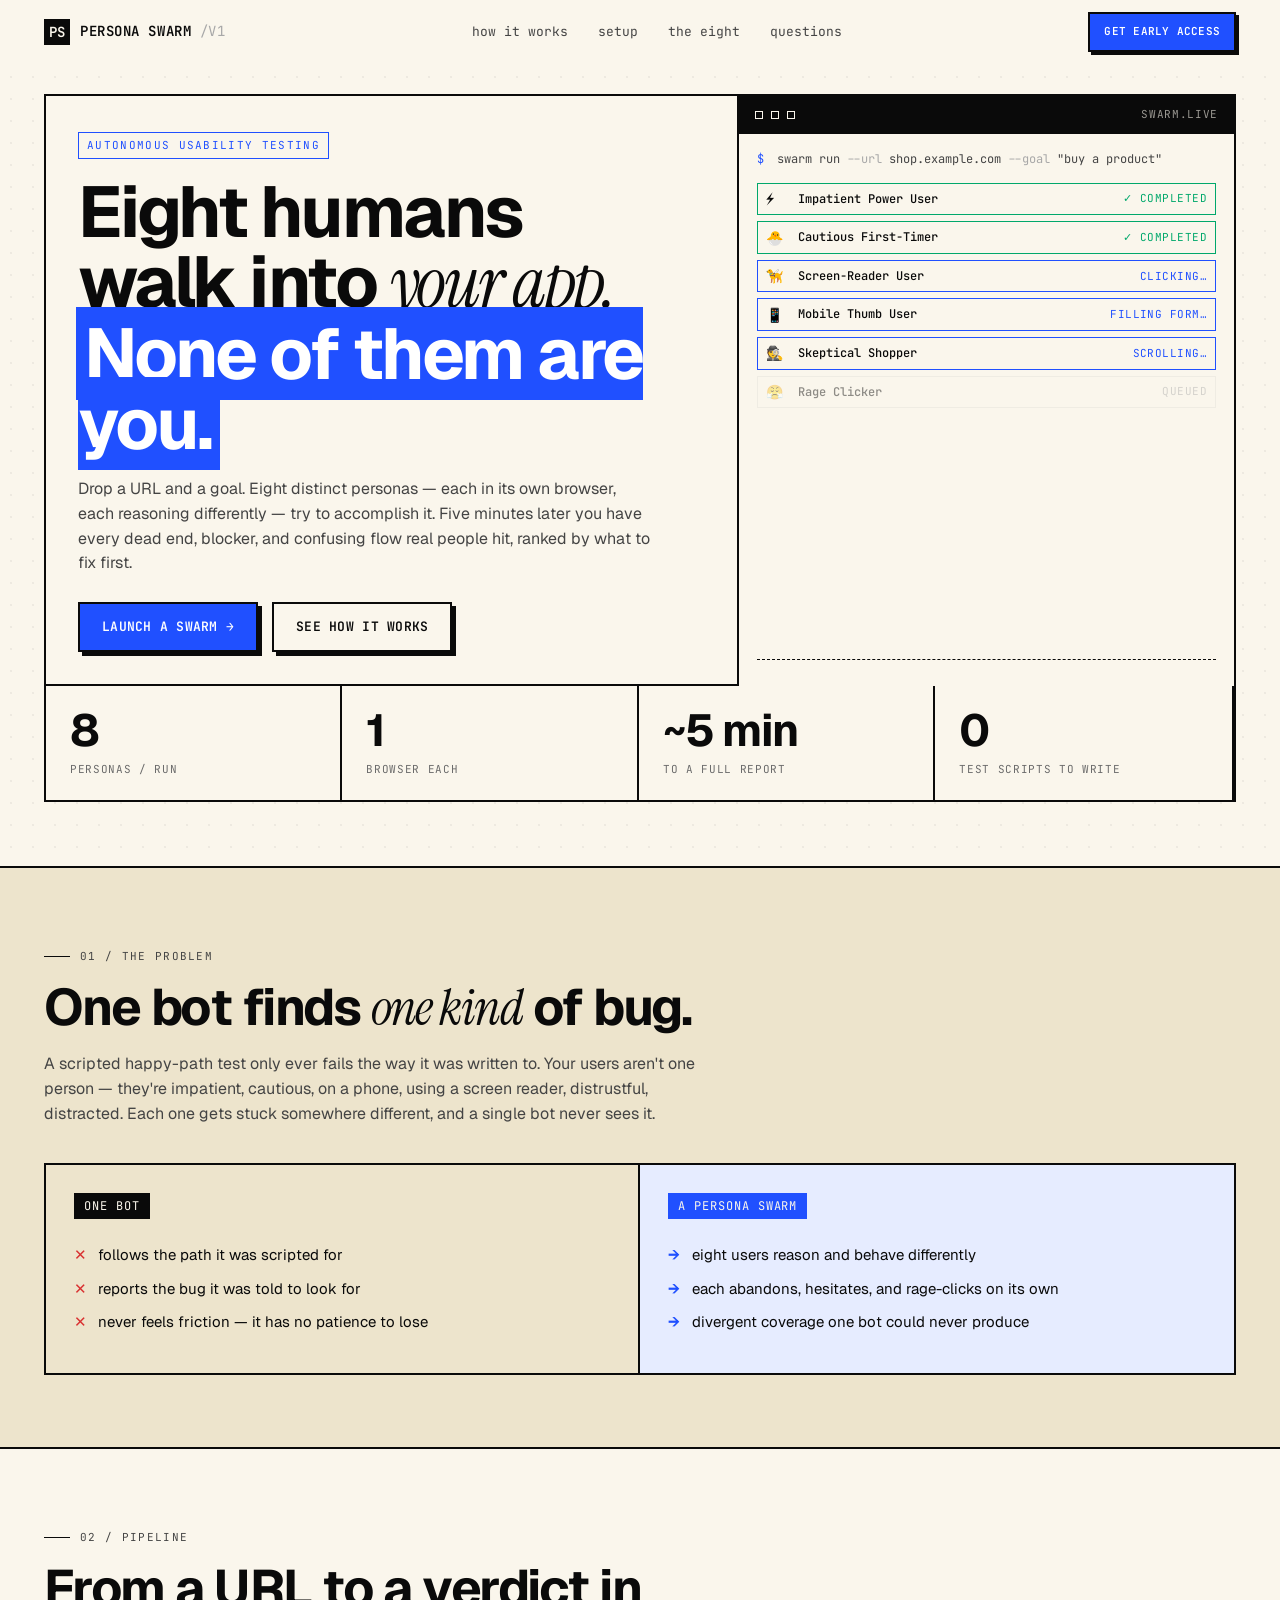
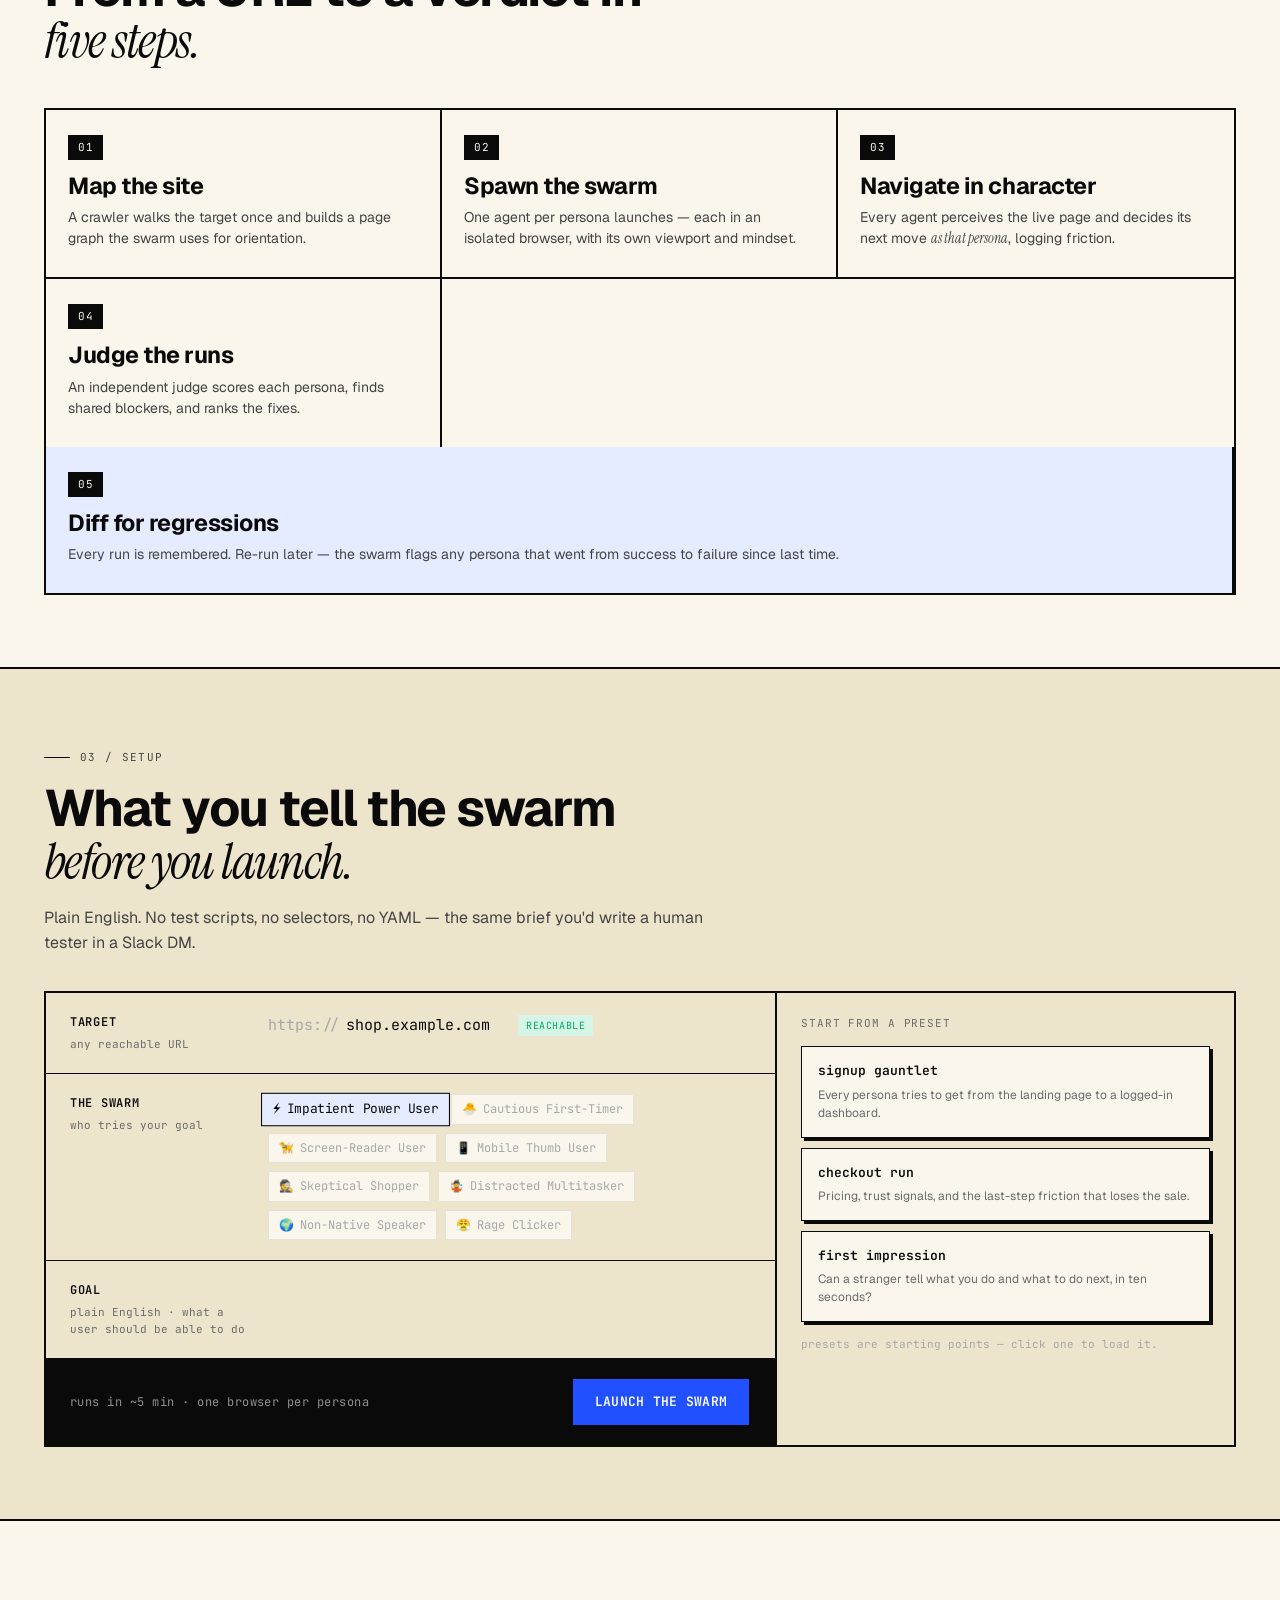
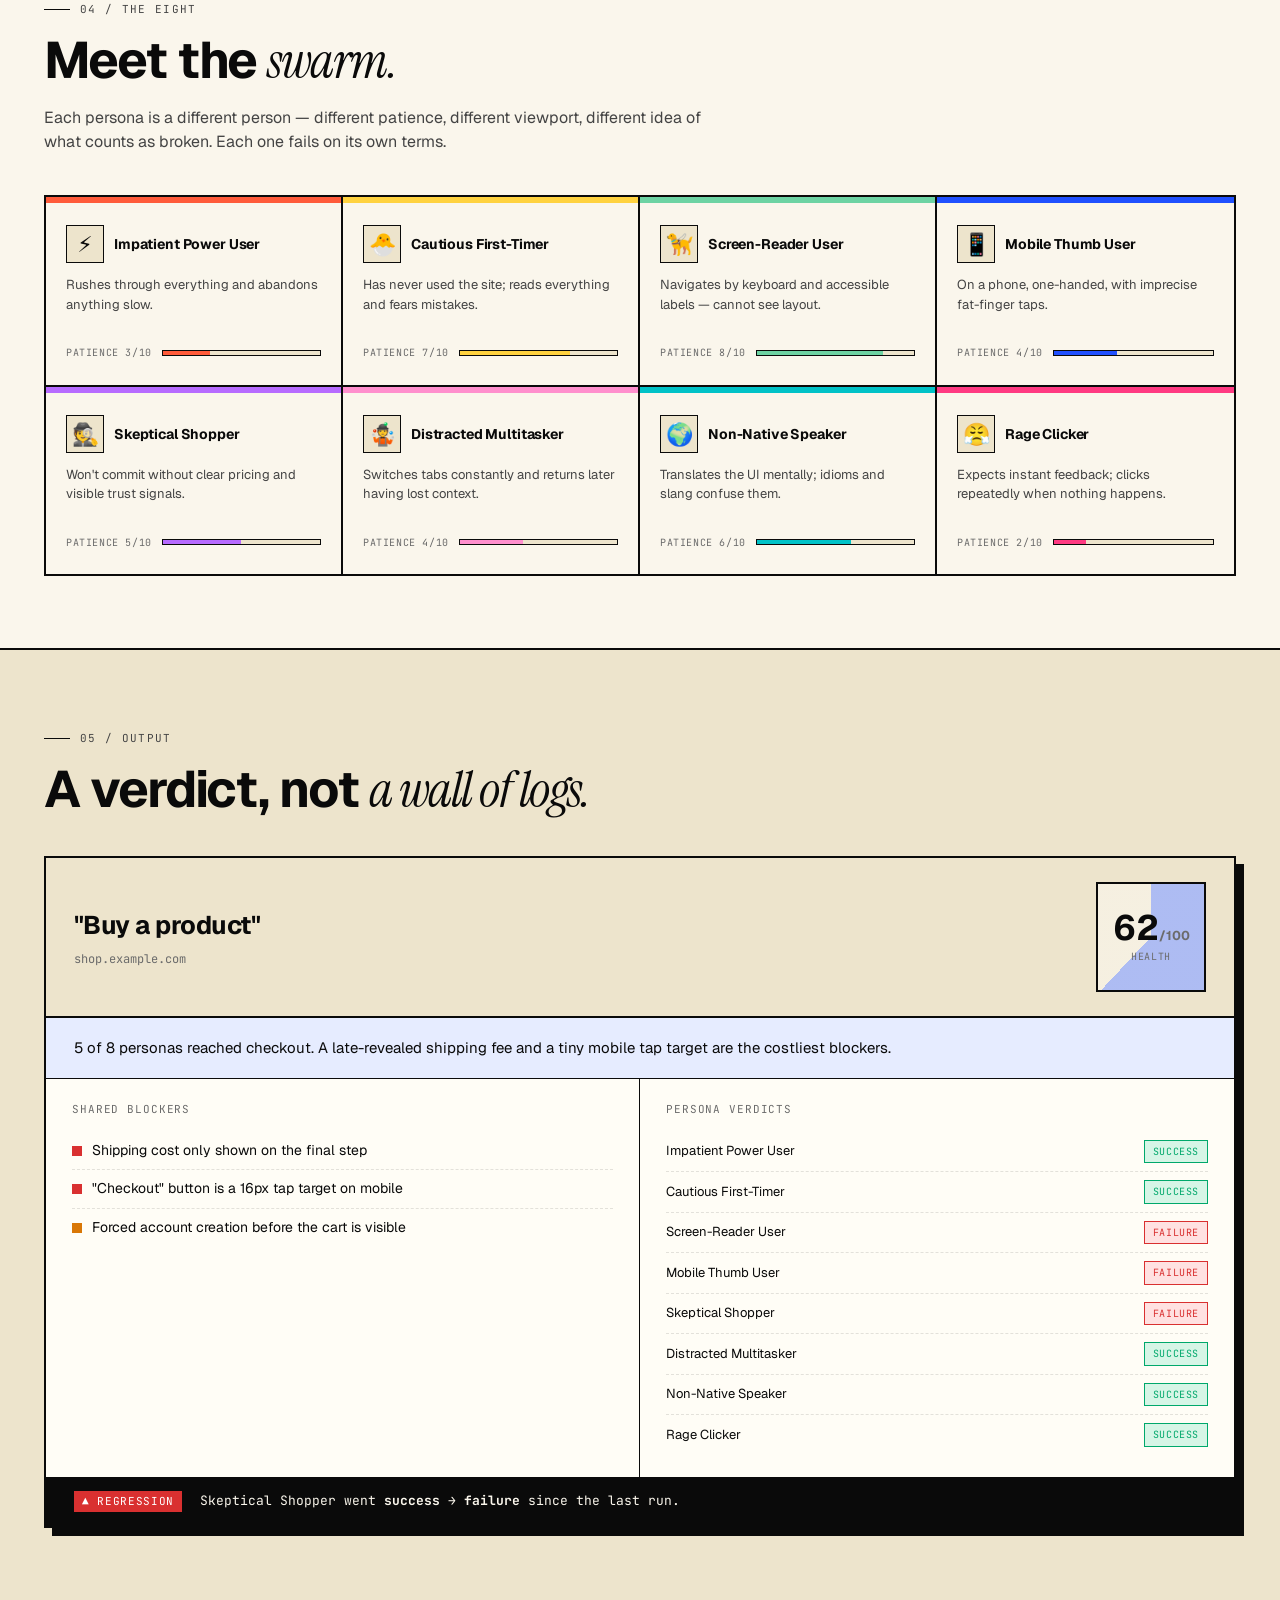
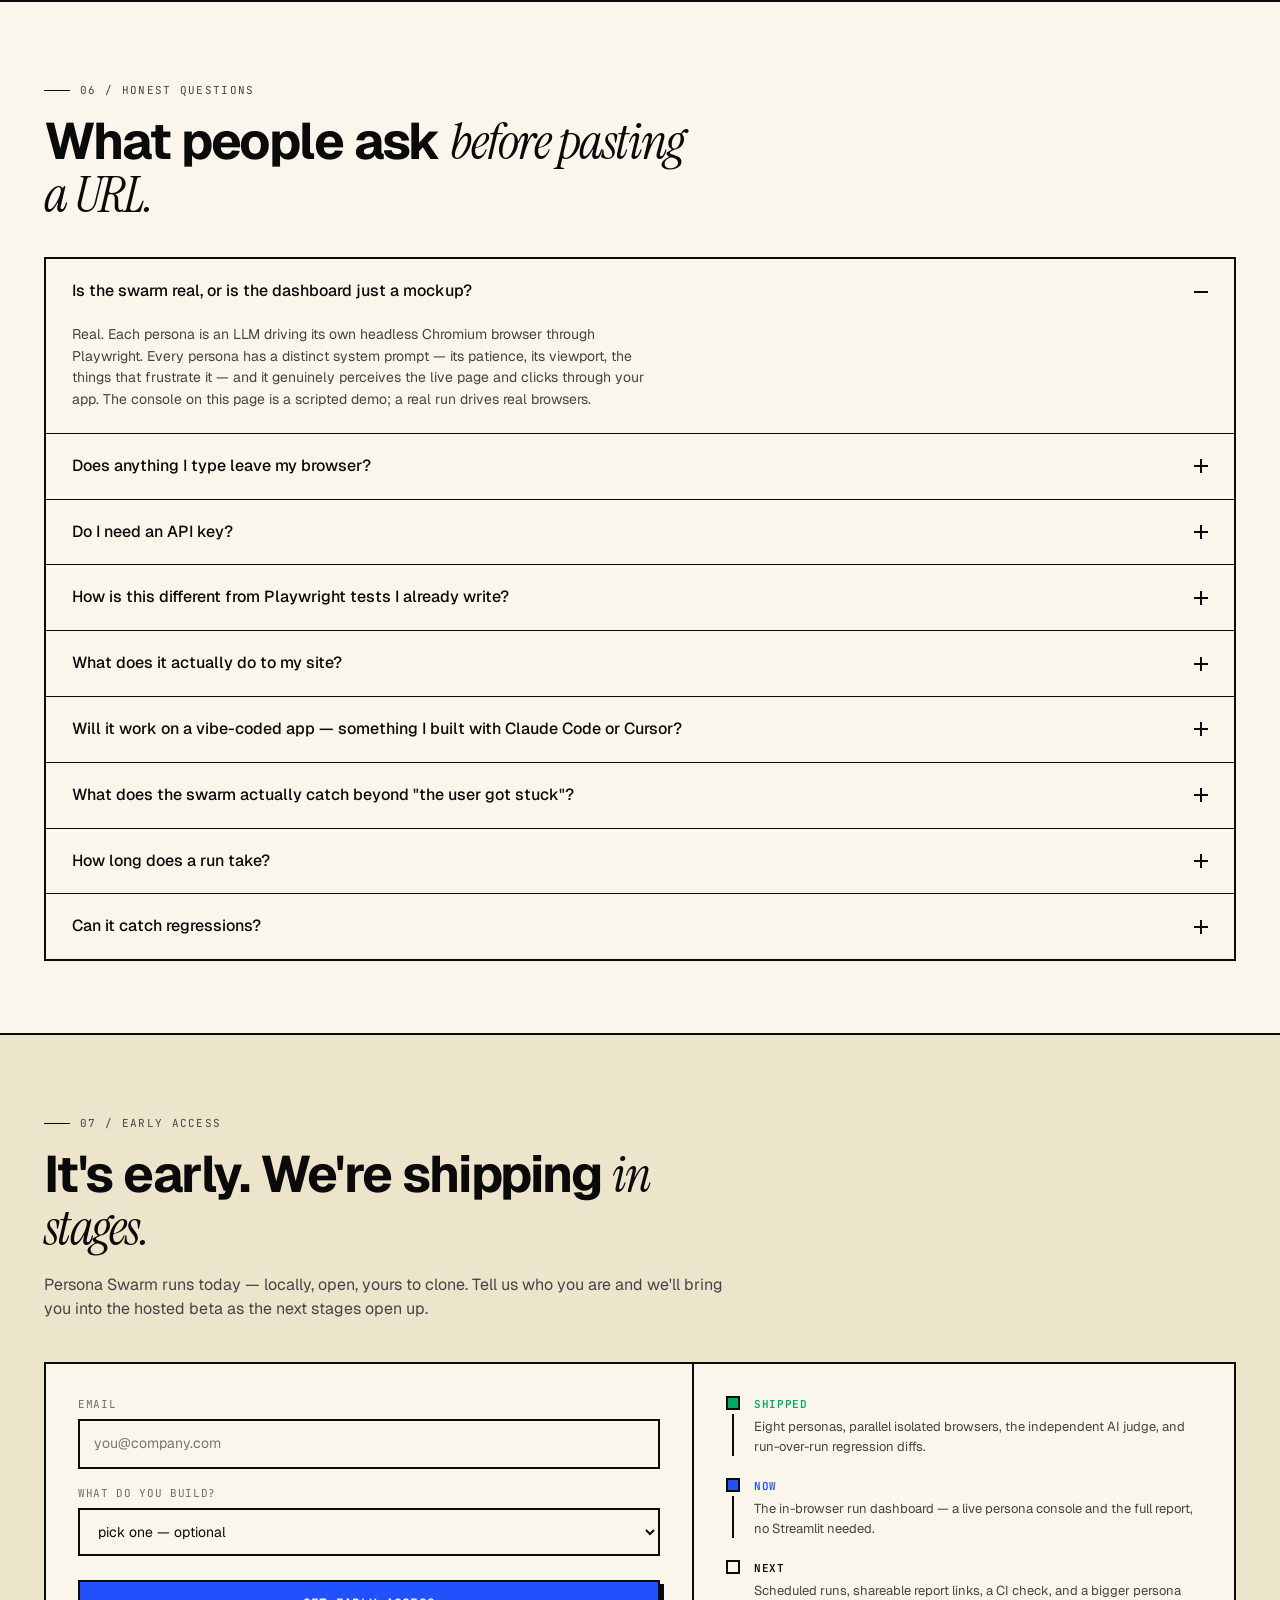
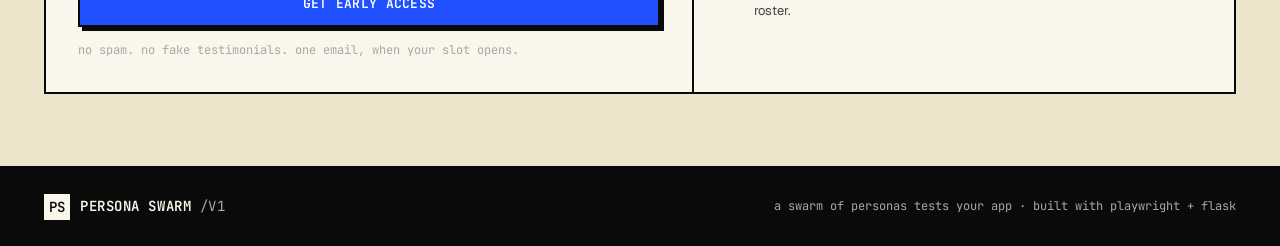
<file: web/index.html>
<!doctype html>
<html lang="en">
<head>
  <meta charset="UTF-8" />
  <meta name="viewport" content="width=device-width, initial-scale=1.0" />
  <title>Persona Swarm — eight humans walk into your app</title>
  <meta name="description" content="Drop a URL and a goal. Eight distinct user personas each try to accomplish it in their own browser. You get every dead end, blocker, and confusing flow real people hit — ranked by what to fix first." />
  <link rel="icon" href="data:image/svg+xml,<svg xmlns='http://www.w3.org/2000/svg' viewBox='0 0 100 100'><rect width='100' height='100' fill='%230a0a0a'/><text x='50' y='65' text-anchor='middle' font-size='52' fill='%23fff' font-family='monospace' font-weight='700'>PS</text></svg>" />
  <link rel="preconnect" href="https://fonts.googleapis.com" />
  <link rel="preconnect" href="https://fonts.gstatic.com" crossorigin />
  <link href="https://fonts.googleapis.com/css2?family=Geist:wght@400;500;600;700&family=JetBrains+Mono:wght@400;500;600&family=Instrument+Serif:ital@0;1&display=swap" rel="stylesheet" />
  <link rel="stylesheet" href="styles.css" />
</head>
<body>

  <!-- ===== NAV ===== -->
  <header class="nav" id="nav">
    <div class="container nav-inner">
      <a class="brand" href="#top">
        <span class="brand-mark">PS</span>
        <span class="brand-name">Persona&nbsp;Swarm</span>
      </a>
      <nav class="nav-links">
        <a href="#how">how it works</a>
        <a href="#setup">setup</a>
        <a href="#personas">the eight</a>
        <a href="#questions">questions</a>
      </nav>
      <a class="btn btn-primary btn-sm" href="#early">get early access</a>
    </div>
  </header>

  <main id="top">

    <!-- ===== HERO BENTO ===== -->
    <section class="hero">
      <div class="container">
        <div class="bento">

          <div class="cell-headline reveal">
            <span class="eyebrow">autonomous usability testing</span>
            <h1 class="hero-title">
              Eight humans<br />
              walk into <em>your app.</em><br />
              <span class="hl">None of them are you.</span>
            </h1>
            <p class="hero-sub">
              Drop a URL and a goal. Eight distinct personas — each in its own
              browser, each reasoning differently — try to accomplish it. Five
              minutes later you have every dead end, blocker, and confusing flow
              real people hit, ranked by what to fix first.
            </p>
            <div class="hero-cta">
              <a class="btn btn-primary" href="run.html">launch a swarm →</a>
              <a class="btn btn-ghost" href="#how">see how it works</a>
            </div>
          </div>

          <div class="cell-console reveal" id="console">
            <div class="console">
              <div class="console-bar">
                <span class="cdot"></span><span class="cdot"></span><span class="cdot"></span>
                <span class="console-title">swarm.live</span>
              </div>
              <div class="console-body">
                <div class="console-cmd">
                  <span class="prompt">$</span> swarm run
                  <span class="arg">--url</span> shop.example.com
                  <span class="arg">--goal</span> "buy a product"
                </div>
                <div class="console-rows" id="console-rows"><!-- JS --></div>
                <div class="console-foot" id="console-foot"></div>
              </div>
            </div>
          </div>

          <div class="cell-stats reveal" id="statband">
            <div class="statband">
              <div class="stat">
                <div class="stat-num" data-count="8">0</div>
                <div class="stat-label">personas / run</div>
              </div>
              <div class="stat">
                <div class="stat-num" data-count="1">0</div>
                <div class="stat-label">browser each</div>
              </div>
              <div class="stat">
                <div class="stat-num" data-count="5" data-prefix="~" data-suffix=" min">0</div>
                <div class="stat-label">to a full report</div>
              </div>
              <div class="stat">
                <div class="stat-num" data-count="0">0</div>
                <div class="stat-label">test scripts to write</div>
              </div>
            </div>
          </div>

        </div>
      </div>
    </section>

    <!-- ===== PROBLEM ===== -->
    <section class="section section-tint" id="problem">
      <div class="container">
        <div class="kicker reveal">01 / the problem</div>
        <h2 class="section-title reveal">
          One bot finds <em>one kind</em> of bug.
        </h2>
        <p class="section-lead reveal">
          A scripted happy-path test only ever fails the way it was written to.
          Your users aren't one person — they're impatient, cautious, on a phone,
          using a screen reader, distrustful, distracted. Each one gets stuck
          somewhere different, and a single bot never sees it.
        </p>
        <div class="contrast" data-stagger>
          <div class="contrast-col bad reveal">
            <div class="contrast-h">one bot</div>
            <ul>
              <li>follows the path it was scripted for</li>
              <li>reports the bug it was told to look for</li>
              <li>never feels friction — it has no patience to lose</li>
            </ul>
          </div>
          <div class="contrast-col good reveal">
            <div class="contrast-h">a persona swarm</div>
            <ul>
              <li>eight users reason and behave differently</li>
              <li>each abandons, hesitates, and rage-clicks on its own</li>
              <li>divergent coverage one bot could never produce</li>
            </ul>
          </div>
        </div>
      </div>
    </section>

    <!-- ===== HOW IT WORKS — bento ===== -->
    <section class="section" id="how">
      <div class="container">
        <div class="kicker reveal">02 / pipeline</div>
        <h2 class="section-title reveal">From a URL to a verdict in <em>five steps.</em></h2>
        <ol class="steps" data-stagger>
          <li class="step reveal">
            <span class="step-no">01</span>
            <h3>Map the site</h3>
            <p>A crawler walks the target once and builds a page graph the swarm uses for orientation.</p>
          </li>
          <li class="step reveal">
            <span class="step-no">02</span>
            <h3>Spawn the swarm</h3>
            <p>One agent per persona launches — each in an isolated browser, with its own viewport and mindset.</p>
          </li>
          <li class="step reveal">
            <span class="step-no">03</span>
            <h3>Navigate in character</h3>
            <p>Every agent perceives the live page and decides its next move <em>as that persona</em>, logging friction.</p>
          </li>
          <li class="step reveal">
            <span class="step-no">04</span>
            <h3>Judge the runs</h3>
            <p>An independent judge scores each persona, finds shared blockers, and ranks the fixes.</p>
          </li>
          <li class="step reveal">
            <span class="step-no">05</span>
            <h3>Diff for regressions</h3>
            <p>Every run is remembered. Re-run later — the swarm flags any persona that went from success to failure since last time.</p>
          </li>
        </ol>
      </div>
    </section>

    <!-- ===== SETUP ===== -->
    <section class="section section-tint" id="setup">
      <div class="container">
        <div class="kicker reveal">03 / setup</div>
        <h2 class="section-title reveal">
          What you tell the swarm <em>before you launch.</em>
        </h2>
        <p class="section-lead reveal">
          Plain English. No test scripts, no selectors, no YAML — the same brief
          you'd write a human tester in a Slack DM.
        </p>

        <div class="setup-wrap reveal">
          <div class="setup-panel" id="setup-panel">
            <div class="setup-row">
              <div class="setup-label">Target<span>any reachable URL</span></div>
              <div class="setup-url">
                <span class="setup-scheme">https://</span>
                <span class="setup-typed" id="demo-url"></span><span class="setup-caret" id="caret-url"></span>
                <span class="setup-tag" id="demo-tag">reachable</span>
              </div>
            </div>
            <div class="setup-row">
              <div class="setup-label">The swarm<span>who tries your goal</span></div>
              <div class="setup-personas" id="demo-personas"><!-- JS --></div>
            </div>
            <div class="setup-row">
              <div class="setup-label">Goal<span>plain English · what a user should be able to do</span></div>
              <div class="setup-goal">
                <span class="setup-typed" id="demo-goal"></span><span class="setup-caret" id="caret-goal"></span>
              </div>
            </div>
            <div class="setup-launch">
              <span class="setup-hint">runs in ~5 min · one browser per persona</span>
              <a class="btn btn-primary" href="run.html" id="setup-btn">launch the swarm</a>
            </div>
          </div>

          <aside class="presets">
            <div class="presets-h">start from a preset</div>
            <button class="preset reveal" type="button"
                    data-url="app.example.io" data-goal="Sign up for an account and reach the dashboard.">
              <div class="preset-name">signup gauntlet</div>
              <p>Every persona tries to get from the landing page to a logged-in dashboard.</p>
            </button>
            <button class="preset reveal" type="button"
                    data-url="shop.example.com" data-goal="Add a product to the cart and complete checkout.">
              <div class="preset-name">checkout run</div>
              <p>Pricing, trust signals, and the last-step friction that loses the sale.</p>
            </button>
            <button class="preset reveal" type="button"
                    data-url="example.com" data-goal="Land on the homepage and figure out what this product does.">
              <div class="preset-name">first impression</div>
              <p>Can a stranger tell what you do and what to do next, in ten seconds?</p>
            </button>
            <div class="presets-foot">presets are starting points — click one to load it.</div>
          </aside>
        </div>
      </div>
    </section>

    <!-- ===== PERSONAS ===== -->
    <section class="section" id="personas">
      <div class="container">
        <div class="kicker reveal">04 / the eight</div>
        <h2 class="section-title reveal">Meet the <em>swarm.</em></h2>
        <p class="section-lead reveal">
          Each persona is a different person — different patience, different
          viewport, different idea of what counts as broken. Each one fails on
          its own terms.
        </p>
        <div class="persona-grid" id="persona-grid" data-stagger><!-- JS --></div>
      </div>
    </section>

    <!-- ===== REPORT ===== -->
    <section class="section section-tint" id="report">
      <div class="container">
        <div class="kicker reveal">05 / output</div>
        <h2 class="section-title reveal">A verdict, not <em>a wall of logs.</em></h2>
        <div class="report-card reveal">
          <div class="report-head">
            <div>
              <div class="report-goal">"Buy a product"</div>
              <div class="report-url">shop.example.com</div>
            </div>
            <div class="score-ring" id="score-ring">
              <div class="score-num"><span id="score-val">0</span><small>/100</small></div>
              <div class="score-label">health</div>
            </div>
          </div>
          <div class="report-headline">
            5 of 8 personas reached checkout. A late-revealed shipping fee and a
            tiny mobile tap target are the costliest blockers.
          </div>
          <div class="report-cols">
            <div class="report-block">
              <div class="report-block-h">shared blockers</div>
              <ul class="blocker-list">
                <li><span class="sev sev-blocker"></span>Shipping cost only shown on the final step</li>
                <li><span class="sev sev-blocker"></span>"Checkout" button is a 16px tap target on mobile</li>
                <li><span class="sev sev-major"></span>Forced account creation before the cart is visible</li>
              </ul>
            </div>
            <div class="report-block">
              <div class="report-block-h">persona verdicts</div>
              <ul class="verdict-list" id="verdict-list"><!-- JS --></ul>
            </div>
          </div>
          <div class="report-foot">
            <span class="regress-tag">▲ regression</span>
            Skeptical Shopper went <b>success → failure</b> since the last run.
          </div>
        </div>
      </div>
    </section>

    <!-- ===== FAQ ===== -->
    <section class="section" id="questions">
      <div class="container">
        <div class="kicker reveal">06 / honest questions</div>
        <h2 class="section-title reveal">
          What people ask <em>before pasting a URL.</em>
        </h2>
        <div class="faq" id="faq" data-stagger>

          <div class="faq-item reveal">
            <button class="faq-q" type="button" aria-expanded="false">
              <span>Is the swarm real, or is the dashboard just a mockup?</span>
              <span class="faq-icon" aria-hidden="true"></span>
            </button>
            <div class="faq-a"><p>
              Real. Each persona is an LLM driving its own headless Chromium
              browser through Playwright. Every persona has a distinct system
              prompt — its patience, its viewport, the things that frustrate it —
              and it genuinely perceives the live page and clicks through your app.
              The console on this page is a scripted demo; a real run drives real browsers.
            </p></div>
          </div>

          <div class="faq-item reveal">
            <button class="faq-q" type="button" aria-expanded="false">
              <span>Does anything I type leave my browser?</span>
              <span class="faq-icon" aria-hidden="true"></span>
            </button>
            <div class="faq-a"><p>
              Persona Swarm runs locally — there is no Persona Swarm cloud. The
              target URL, your goal, and your API key go only to the server you
              run yourself (<code>server.py</code>). Your key is held in memory
              for the run and never written to disk. Reports are saved to your
              own <code>reports/</code> folder.
            </p></div>
          </div>

          <div class="faq-item reveal">
            <button class="faq-q" type="button" aria-expanded="false">
              <span>Do I need an API key?</span>
              <span class="faq-icon" aria-hidden="true"></span>
            </button>
            <div class="faq-a"><p>
              Yes. The personas need an LLM to reason and act, so you bring an
              Anthropic or OpenAI key. The run calls your provider directly —
              you pay them for the tokens, and there's nothing to pay us.
            </p></div>
          </div>

          <div class="faq-item reveal">
            <button class="faq-q" type="button" aria-expanded="false">
              <span>How is this different from Playwright tests I already write?</span>
              <span class="faq-icon" aria-hidden="true"></span>
            </button>
            <div class="faq-a"><p>
              A Playwright test confirms the path you scripted still works.
              Persona Swarm finds the paths you never scripted. The personas
              wander off the happy path on purpose — an impatient power user, a
              screen-reader user, a skeptical shopper — and each one gets stuck
              somewhere your test suite has no reason to look.
            </p></div>
          </div>

          <div class="faq-item reveal">
            <button class="faq-q" type="button" aria-expanded="false">
              <span>What does it actually do to my site?</span>
              <span class="faq-icon" aria-hidden="true"></span>
            </button>
            <div class="faq-a"><p>
              It reads, scrolls, types, and clicks — the run is exploratory. The
              personas are looking for friction, not trying to fire destructive
              actions. If your goal touches anything irreversible, point the swarm
              at a staging URL and re-run against production once it's clean.
            </p></div>
          </div>

          <div class="faq-item reveal">
            <button class="faq-q" type="button" aria-expanded="false">
              <span>Will it work on a vibe-coded app — something I built with Claude Code or Cursor?</span>
              <span class="faq-icon" aria-hidden="true"></span>
            </button>
            <div class="faq-a"><p>
              Yes — that's a primary use case. The report names each friction
              point, the persona who hit it, and ranks the fixes by priority, so
              you can hand a clear, prioritized list straight to the LLM writing
              your code.
            </p></div>
          </div>

          <div class="faq-item reveal">
            <button class="faq-q" type="button" aria-expanded="false">
              <span>What does the swarm actually catch beyond "the user got stuck"?</span>
              <span class="faq-icon" aria-hidden="true"></span>
            </button>
            <div class="faq-a"><p>
              On top of the persona UX runs, every swarm also runs a static
              technical audit of the mapped site. It catches:
              <strong>broken links</strong> (HEAD-tested),
              <strong>SEO &amp; meta gaps</strong> (missing title, description,
              h1, canonical, Open Graph),
              <strong>accessibility</strong> (images without alt, form inputs
              without labels),
              <strong>copywriting bugs</strong> (lorem ipsum live in prod,
              <code>TODO</code> / <code>TBD</code> placeholders, vague
              "click here" link text),
              <strong>UI edges</strong> (tap targets under 32×32px),
              <strong>mixed content</strong> (http resources on https pages),
              and <strong>auth softlock signals</strong> (login forms with no
              visible error region). Audit findings get merged with persona
              findings into one ranked fix list.
            </p></div>
          </div>

          <div class="faq-item reveal">
            <button class="faq-q" type="button" aria-expanded="false">
              <span>How long does a run take?</span>
              <span class="faq-icon" aria-hidden="true"></span>
            </button>
            <div class="faq-a"><p>
              A few minutes. The site is mapped once, then up to eight persona
              browsers run in parallel. More personas, more steps, and more pages
              cost more time and more tokens — all of which you control in Setup.
            </p></div>
          </div>

          <div class="faq-item reveal">
            <button class="faq-q" type="button" aria-expanded="false">
              <span>Can it catch regressions?</span>
              <span class="faq-icon" aria-hidden="true"></span>
            </button>
            <div class="faq-a"><p>
              Yes. Every run is saved, keyed to its URL and goal. Re-run later and
              the swarm diffs against the previous run — a persona that slipped
              from success to failure, a new blocker, a dropped health score — and
              flags it at the top of the report.
            </p></div>
          </div>

        </div>
      </div>
    </section>

    <!-- ===== EARLY ACCESS ===== -->
    <section class="section section-early" id="early">
      <div class="container">
        <div class="kicker reveal">07 / early access</div>
        <h2 class="section-title reveal">It's early. We're shipping <em>in stages.</em></h2>
        <p class="section-lead reveal">
          Persona Swarm runs today — locally, open, yours to clone. Tell us who
          you are and we'll bring you into the hosted beta as the next stages open up.
        </p>

        <div class="early-grid reveal">
          <div class="early-form-wrap">
            <form class="ea-form" id="ea-form" novalidate>
              <div class="ea-field">
                <label for="ea-email">email</label>
                <input id="ea-email" type="email" placeholder="you@company.com" required />
              </div>
              <div class="ea-field">
                <label for="ea-role">what do you build?</label>
                <select id="ea-role">
                  <option value="">pick one — optional</option>
                  <option>Solo founder / indie hacker</option>
                  <option>Frontend / web engineer</option>
                  <option>Designer</option>
                  <option>QA / test engineer</option>
                  <option>Product manager</option>
                  <option>Something else</option>
                </select>
              </div>
              <button type="submit" class="btn btn-primary ea-submit" id="ea-submit">
                get early access
              </button>
              <p class="ea-note" id="ea-note">
                no spam. no fake testimonials. one email, when your slot opens.
              </p>
            </form>
            <div class="ea-success" id="ea-success" hidden>
              <div class="ea-success-mark">✓</div>
              <div class="ea-success-h">you're on the list.</div>
              <p>We'll email you the moment the next stage opens. In the meantime,
                 the swarm already runs locally — <a href="run.html">launch one now</a>.</p>
            </div>
          </div>

          <div class="roadmap" data-stagger>
            <div class="road road-done reveal">
              <div class="road-side"><span class="road-dot"></span><span class="road-line"></span></div>
              <div class="road-body">
                <div class="road-stage">shipped</div>
                <p>Eight personas, parallel isolated browsers, the independent AI
                   judge, and run-over-run regression diffs.</p>
              </div>
            </div>
            <div class="road road-now reveal">
              <div class="road-side"><span class="road-dot"></span><span class="road-line"></span></div>
              <div class="road-body">
                <div class="road-stage">now</div>
                <p>The in-browser run dashboard — a live persona console and the
                   full report, no Streamlit needed.</p>
              </div>
            </div>
            <div class="road road-next reveal">
              <div class="road-side"><span class="road-dot"></span></div>
              <div class="road-body">
                <div class="road-stage">next</div>
                <p>Scheduled runs, shareable report links, a CI check, and a
                   bigger persona roster.</p>
              </div>
            </div>
          </div>
        </div>
      </div>
    </section>

  </main>

  <footer class="footer">
    <div class="container footer-inner">
      <div class="brand">
        <span class="brand-mark">PS</span>
        <span class="brand-name">Persona Swarm</span>
      </div>
      <p class="footer-note">a swarm of personas tests your app · built with playwright + flask</p>
    </div>
  </footer>

  <script src="main.js"></script>
</body>
</html>
</file>
<file: web/styles.css>
/* ============================================================
   Persona Swarm — brutalist bento system
   White ground, near-black ink, one electric-blue accent.
   Hairline borders are thick and black; corners are sharp.
   ============================================================ */

:root {
  --bg:            #faf6ec;   /* warm paper — off-white with personality */
  --bg-tint:       #ede4cc;   /* deeper cream for alternating sections */
  --bg-sticker:    #fffdf6;   /* near-white for the report card pop */
  --ink:           #0a0a0a;
  --ink-mid:       #444444;
  --ink-dim:       #6b6b6b;
  --ink-faint:     #a8a8a8;
  --line:          #0a0a0a;
  --line-soft:     #e3e1da;

  --accent:        #2050ff;
  --accent-deep:   #0029cc;
  --accent-bg:     #e6ecff;

  --good:          #00a86b;
  --good-bg:       #d6f5e6;
  --warn:          #d97706;
  --warn-bg:       #fff0d4;
  --error:         #d93030;
  --error-bg:      #ffe1e1;

  /* persona swatches */
  --p1: #ff5b3a; /* impatient power */
  --p2: #ffd23f; /* cautious */
  --p3: #6dd3a3; /* screen reader */
  --p4: #2050ff; /* mobile */
  --p5: #b76bff; /* skeptical */
  --p6: #ff8fcd; /* distracted */
  --p7: #00c2c7; /* non-native */
  --p8: #ff3a82; /* rage clicker */

  --font-display: "Geist", "Inter", system-ui, -apple-system, "Segoe UI", sans-serif;
  --font-sans:    "Geist", "Inter", system-ui, -apple-system, "Segoe UI", sans-serif;
  --font-mono:    "JetBrains Mono", "SF Mono", Menlo, Consolas, monospace;
  --font-serif:   "Instrument Serif", Georgia, serif;

  --bw: 1.5px;
  --bw-thick: 2px;
  --container: 1240px;
  --ease: cubic-bezier(.2, .7, .2, 1);
}

* { margin: 0; padding: 0; box-sizing: border-box; }

html { scroll-behavior: smooth; }

body {
  font-family: var(--font-sans);
  background: var(--bg);
  color: var(--ink);
  font-size: 15px;
  line-height: 1.55;
  -webkit-font-smoothing: antialiased;
  overflow-x: hidden;
  /* faint dot grid behind the page */
  background-image:
    radial-gradient(circle, rgba(10,10,10,.05) 1px, transparent 1px);
  background-size: 22px 22px;
  background-position: 0 0;
}

.container {
  width: 100%;
  max-width: var(--container);
  margin: 0 auto;
  padding: 0 24px;
  position: relative;
}

em { font-style: normal; }
.italic { font-family: var(--font-serif); font-style: italic; font-weight: 400; }

::selection { background: var(--accent); color: #fff; }

/* ============================================================
   NAV
   ============================================================ */
.nav {
  position: sticky;
  top: 0;
  z-index: 50;
  background: var(--bg);
  border-bottom: var(--bw-thick) solid transparent;
  transition: border-color .25s var(--ease);
}
.nav.scrolled { border-bottom-color: var(--ink); }

.nav-inner {
  display: flex;
  align-items: center;
  justify-content: space-between;
  gap: 24px;
  height: 64px;
}

.brand {
  display: inline-flex;
  align-items: center;
  gap: 10px;
  text-decoration: none;
  color: var(--ink);
  font-family: var(--font-mono);
  font-weight: 600;
  font-size: 14px;
  letter-spacing: -0.01em;
}
.brand-mark {
  display: inline-flex;
  align-items: center;
  justify-content: center;
  width: 26px; height: 26px;
  background: var(--ink);
  color: var(--bg);
  border: var(--bw) solid var(--ink);
  font-size: 14px;
  line-height: 1;
}
.brand-name { text-transform: uppercase; letter-spacing: 0.04em; }
.brand-name::after {
  content: " /v1";
  color: var(--ink-faint);
  font-weight: 400;
}

.nav-links {
  display: flex;
  align-items: center;
  gap: 4px;
}
.nav-links a {
  text-decoration: none;
  color: var(--ink-mid);
  font-size: 13px;
  font-family: var(--font-mono);
  padding: 8px 12px;
  border: var(--bw) solid transparent;
  transition: border-color .15s var(--ease), color .15s var(--ease);
}
.nav-links a:hover {
  color: var(--ink);
  border-color: var(--ink);
}

/* ============================================================
   BUTTONS
   ============================================================ */
.btn {
  display: inline-flex;
  align-items: center;
  justify-content: center;
  gap: 8px;
  padding: 13px 22px;
  font-family: var(--font-mono);
  font-size: 13px;
  font-weight: 600;
  letter-spacing: 0.02em;
  text-transform: uppercase;
  text-decoration: none;
  border: var(--bw-thick) solid var(--ink);
  background: var(--bg);
  color: var(--ink);
  cursor: pointer;
  transition: transform .12s var(--ease),
              box-shadow .12s var(--ease),
              background .15s var(--ease),
              color .15s var(--ease);
  box-shadow: 4px 4px 0 var(--ink);
  position: relative;
}
.btn:hover { transform: translate(-2px, -2px); box-shadow: 6px 6px 0 var(--ink); }
.btn:active { transform: translate(2px, 2px); box-shadow: 0 0 0 var(--ink); }

.btn-primary {
  background: var(--accent);
  color: #fff;
  border-color: var(--ink);
}
.btn-primary:hover { background: var(--accent-deep); }

.btn-ghost {
  background: var(--bg);
  color: var(--ink);
  box-shadow: 4px 4px 0 var(--ink);
}

.btn-sm {
  padding: 9px 14px;
  font-size: 11px;
  box-shadow: 3px 3px 0 var(--ink);
}
.btn-sm:hover { transform: translate(-1.5px, -1.5px); box-shadow: 4.5px 4.5px 0 var(--ink); }

/* ============================================================
   HERO — bento grid
   ============================================================ */
.hero {
  padding: 28px 0 64px;
}

.bento {
  display: grid;
  grid-template-columns: 1.4fr 1fr;
  grid-template-rows: auto auto auto;
  gap: 0;
  border: var(--bw-thick) solid var(--ink);
  background: var(--bg);
}
.bento > * {
  border-right: var(--bw-thick) solid var(--ink);
  border-bottom: var(--bw-thick) solid var(--ink);
  padding: 26px 28px;
  position: relative;
  background: var(--bg);
}
.bento > *:nth-child(2n) { border-right: 0; }
.bento > *:nth-last-child(-n+2) { border-bottom: 0; }

/* cell roles */
.cell-headline {
  background: var(--bg);
  padding: 36px 32px 32px;
}
.cell-headline .eyebrow {
  display: inline-block;
  font-family: var(--font-mono);
  font-size: 11px;
  text-transform: uppercase;
  letter-spacing: 0.12em;
  color: var(--accent);
  padding: 4px 8px;
  border: var(--bw) solid var(--accent);
  margin-bottom: 18px;
}
.hero-title {
  font-family: var(--font-display);
  font-size: clamp(2.4rem, 5.6vw, 4.5rem);
  font-weight: 700;
  line-height: 0.98;
  letter-spacing: -0.035em;
  color: var(--ink);
}
.hero-title em {
  font-family: var(--font-serif);
  font-style: italic;
  font-weight: 400;
}
.hero-title .hl {
  background: var(--accent);
  color: #fff;
  padding: 0 8px;
  margin: 0 -2px;
}
.hero-sub {
  margin-top: 18px;
  font-size: 16px;
  line-height: 1.55;
  max-width: 52ch;
  color: var(--ink-mid);
}
.hero-cta {
  display: flex;
  gap: 14px;
  margin-top: 26px;
  flex-wrap: wrap;
}

/* live console cell */
.cell-console { padding: 0; }
.console {
  display: flex;
  flex-direction: column;
  height: 100%;
  font-family: var(--font-mono);
  font-size: 13px;
}
.console-bar {
  display: flex;
  align-items: center;
  gap: 8px;
  padding: 10px 16px;
  border-bottom: var(--bw) solid var(--ink);
  background: var(--ink);
  color: var(--bg);
  font-size: 11px;
  letter-spacing: 0.06em;
  text-transform: uppercase;
}
.cdot {
  width: 8px; height: 8px;
  border: 1px solid var(--bg);
}
.console-title { margin-left: auto; opacity: .6; font-family: var(--font-mono); }
.console-body { padding: 16px 18px; flex: 1; display: flex; flex-direction: column; gap: 8px; }
.console-cmd { color: var(--ink-mid); font-size: 12px; margin-bottom: 6px; }
.console-cmd .prompt { color: var(--accent); margin-right: 6px; }
.console-cmd .arg { color: var(--ink-faint); }
.console-rows { display: flex; flex-direction: column; gap: 6px; flex: 1; }
.crow {
  display: grid;
  grid-template-columns: 22px 1fr auto;
  align-items: center;
  gap: 10px;
  padding: 6px 8px;
  border: var(--bw) solid var(--line-soft);
  background: var(--bg);
  font-size: 12px;
  transition: opacity .25s var(--ease), border-color .25s var(--ease);
}
.crow.dim { opacity: .45; }
.crow-emoji { font-size: 14px; line-height: 1; }
.crow-name { color: var(--ink); font-weight: 500; }
.crow-status {
  font-family: var(--font-mono);
  font-size: 11px;
  text-transform: uppercase;
  letter-spacing: 0.04em;
  color: var(--ink-faint);
}
.crow-status.running { color: var(--accent); }
.crow-status.completed { color: var(--good); }
.crow-status.abandoned { color: var(--error); }
.crow:has(.crow-status.running) { border-color: var(--accent); }
.crow:has(.crow-status.completed) { border-color: var(--good); }
.crow:has(.crow-status.abandoned) { border-color: var(--error); }
.console-foot {
  margin-top: 6px;
  padding-top: 10px;
  border-top: var(--bw) dashed var(--ink);
  font-size: 12px;
  color: var(--ink-mid);
}

/* stat band cell */
.cell-stats {
  padding: 0;
  grid-column: 1 / -1;
  border-bottom: 0 !important;
}
.statband {
  display: grid;
  grid-template-columns: repeat(4, 1fr);
}
.stat {
  padding: 22px 24px;
  border-right: var(--bw-thick) solid var(--ink);
}
.stat:last-child { border-right: 0; }
.stat-num {
  font-family: var(--font-display);
  font-size: 2.8rem;
  font-weight: 700;
  line-height: 1;
  letter-spacing: -0.03em;
  color: var(--ink);
}
.stat-label {
  font-family: var(--font-mono);
  font-size: 11px;
  text-transform: uppercase;
  letter-spacing: 0.06em;
  color: var(--ink-dim);
  margin-top: 8px;
}

/* ============================================================
   SECTIONS
   ============================================================ */
.section {
  padding: 72px 0;
  border-top: var(--bw-thick) solid var(--ink);
  background: var(--bg);
}
.section.section-tint { background: var(--bg-tint); }

.kicker {
  display: inline-flex;
  align-items: center;
  gap: 10px;
  font-family: var(--font-mono);
  font-size: 11px;
  text-transform: uppercase;
  letter-spacing: 0.12em;
  color: var(--ink-mid);
  margin-bottom: 16px;
}
.kicker::before {
  content: "";
  width: 26px; height: 1px;
  background: var(--ink);
}

.section-title {
  font-family: var(--font-display);
  font-size: clamp(2rem, 4.5vw, 3.2rem);
  font-weight: 700;
  line-height: 1.02;
  letter-spacing: -0.03em;
  max-width: 18ch;
}
.section-title em {
  font-family: var(--font-serif);
  font-style: italic;
  font-weight: 400;
}
.section-lead {
  margin-top: 18px;
  max-width: 62ch;
  font-size: 16px;
  color: var(--ink-mid);
}

/* ============================================================
   PROBLEM — split panel
   ============================================================ */
.contrast {
  display: grid;
  grid-template-columns: 1fr 1fr;
  margin-top: 36px;
  border: var(--bw-thick) solid var(--ink);
}
.contrast-col {
  padding: 28px 28px 30px;
  border-right: var(--bw-thick) solid var(--ink);
}
.contrast-col:last-child { border-right: 0; }
.contrast-col.good { background: var(--accent-bg); }
.contrast-h {
  font-family: var(--font-mono);
  font-size: 12px;
  text-transform: uppercase;
  letter-spacing: 0.08em;
  margin-bottom: 14px;
  display: inline-block;
  padding: 4px 10px;
  background: var(--ink);
  color: var(--bg);
}
.contrast-col.good .contrast-h { background: var(--accent); }
.contrast-col ul { list-style: none; }
.contrast-col li {
  position: relative;
  padding-left: 24px;
  margin: 10px 0;
  font-size: 15px;
}
.contrast-col.bad li::before {
  content: "✕";
  position: absolute; left: 0; top: 0;
  color: var(--error);
  font-weight: 700;
}
.contrast-col.good li::before {
  content: "→";
  position: absolute; left: 0; top: 0;
  color: var(--accent);
  font-weight: 700;
}

/* ============================================================
   HOW IT WORKS — numbered bento
   ============================================================ */
.steps {
  list-style: none;
  display: grid;
  grid-template-columns: repeat(6, 1fr);
  margin-top: 40px;
  border: var(--bw-thick) solid var(--ink);
}
.step {
  grid-column: span 2;
  padding: 24px 22px 28px;
  border-right: var(--bw-thick) solid var(--ink);
  border-bottom: var(--bw-thick) solid var(--ink);
  background: var(--bg);
  position: relative;
}
.step:nth-child(3n) { border-right: 0; }
.step:nth-child(n+4) { border-bottom: 0; }
.step:last-child { grid-column: span 6; background: var(--accent-bg); border-bottom: 0; }
.step-no {
  display: inline-block;
  font-family: var(--font-mono);
  font-size: 11px;
  background: var(--ink);
  color: var(--bg);
  padding: 4px 10px;
  letter-spacing: 0.06em;
  margin-bottom: 14px;
}
.step h3 {
  font-family: var(--font-display);
  font-size: 1.45rem;
  font-weight: 700;
  letter-spacing: -0.02em;
  margin-bottom: 8px;
  line-height: 1.1;
}
.step p {
  font-size: 14px;
  color: var(--ink-mid);
  line-height: 1.5;
}
.step em { font-family: var(--font-serif); font-style: italic; }

/* ============================================================
   SETUP — self-demoing panel
   ============================================================ */
.setup-wrap {
  display: grid;
  grid-template-columns: 1.6fr 1fr;
  gap: 0;
  margin-top: 36px;
  border: var(--bw-thick) solid var(--ink);
}
.setup-panel {
  padding: 0;
  border-right: var(--bw-thick) solid var(--ink);
  display: flex;
  flex-direction: column;
}
.setup-row {
  display: grid;
  grid-template-columns: 180px 1fr;
  border-bottom: var(--bw) solid var(--ink);
  padding: 20px 24px;
  align-items: start;
  gap: 18px;
}
.setup-row:last-of-type { border-bottom: 0; }
.setup-label {
  font-family: var(--font-mono);
  font-size: 12px;
  text-transform: uppercase;
  letter-spacing: 0.06em;
  color: var(--ink);
  font-weight: 600;
}
.setup-label span {
  display: block;
  margin-top: 4px;
  font-weight: 400;
  letter-spacing: 0;
  text-transform: none;
  color: var(--ink-dim);
  font-size: 11px;
}
.setup-url, .setup-goal {
  font-family: var(--font-mono);
  font-size: 15px;
  display: flex;
  align-items: center;
  gap: 6px;
  flex-wrap: wrap;
  min-height: 24px;
}
.setup-scheme { color: var(--ink-faint); }
.setup-typed { color: var(--ink); }
.setup-caret {
  display: inline-block;
  width: 8px;
  height: 18px;
  background: var(--accent);
  opacity: 0;
  vertical-align: middle;
}
.setup-caret.on {
  animation: blink 1s steps(2) infinite;
  opacity: 1;
}
@keyframes blink { 50% { opacity: 0; } }
.setup-tag {
  font-family: var(--font-mono);
  font-size: 10px;
  text-transform: uppercase;
  letter-spacing: 0.06em;
  padding: 3px 8px;
  background: var(--good-bg);
  color: var(--good);
  margin-left: 8px;
  opacity: 0;
  transform: translateY(2px);
  transition: opacity .25s var(--ease), transform .25s var(--ease);
}
.setup-tag.on { opacity: 1; transform: translateY(0); }

.setup-personas {
  display: flex;
  flex-wrap: wrap;
  gap: 8px;
}
.spill {
  display: inline-flex;
  align-items: center;
  gap: 6px;
  padding: 5px 10px;
  font-size: 12px;
  font-family: var(--font-mono);
  background: var(--bg);
  border: var(--bw) solid var(--line-soft);
  color: var(--ink-faint);
  transition: all .2s var(--ease);
}
.spill.on { color: var(--ink); border-color: var(--ink); }
.spill.pop { transform: scale(1.08); background: var(--accent-bg); }

.setup-launch {
  margin-top: auto;
  padding: 18px 24px;
  background: var(--ink);
  color: var(--bg);
  display: flex;
  align-items: center;
  justify-content: space-between;
  gap: 14px;
  flex-wrap: wrap;
}
.setup-hint {
  font-family: var(--font-mono);
  font-size: 12px;
  letter-spacing: 0.04em;
  color: var(--ink-faint);
  opacity: .85;
}
.setup-launch .btn { box-shadow: 0 0 0 transparent; }
.setup-launch .btn:hover { box-shadow: 0 0 0 transparent; transform: none; background: var(--accent-deep); }
.setup-launch .btn.pulse {
  animation: pulse 1s var(--ease);
}
@keyframes pulse {
  0%   { box-shadow: 0 0 0 0 var(--accent); }
  100% { box-shadow: 0 0 0 14px transparent; }
}

.presets {
  padding: 22px 24px;
  background: var(--bg-tint);
}
.presets-h {
  font-family: var(--font-mono);
  font-size: 11px;
  text-transform: uppercase;
  letter-spacing: 0.08em;
  color: var(--ink-dim);
  margin-bottom: 14px;
}
.preset {
  display: block;
  width: 100%;
  text-align: left;
  background: var(--bg);
  border: var(--bw) solid var(--ink);
  padding: 14px 16px;
  margin-bottom: 10px;
  cursor: pointer;
  font: inherit;
  color: var(--ink);
  transition: transform .12s var(--ease), box-shadow .12s var(--ease);
  box-shadow: 3px 3px 0 var(--ink);
}
.preset:hover { transform: translate(-1.5px, -1.5px); box-shadow: 4.5px 4.5px 0 var(--ink); }
.preset.active { background: var(--accent); color: #fff; }
.preset.active p { color: rgba(255,255,255,.85); }
.preset-name {
  font-family: var(--font-mono);
  font-size: 13px;
  font-weight: 600;
  margin-bottom: 4px;
}
.preset p { font-size: 12px; color: var(--ink-dim); }
.presets-foot {
  margin-top: 14px;
  font-size: 11px;
  color: var(--ink-faint);
  font-family: var(--font-mono);
}

/* ============================================================
   PERSONAS — sticker grid (each persona = a colour swatch)
   ============================================================ */
.persona-grid {
  display: grid;
  grid-template-columns: repeat(4, 1fr);
  gap: 0;
  margin-top: 40px;
  border: var(--bw-thick) solid var(--ink);
}
.persona {
  padding: 22px 20px 24px;
  border-right: var(--bw-thick) solid var(--ink);
  border-bottom: var(--bw-thick) solid var(--ink);
  background: var(--bg);
  position: relative;
  --swatch: var(--p1);
}
.persona:nth-child(1) { --swatch: var(--p1); }
.persona:nth-child(2) { --swatch: var(--p2); }
.persona:nth-child(3) { --swatch: var(--p3); }
.persona:nth-child(4) { --swatch: var(--p4); }
.persona:nth-child(5) { --swatch: var(--p5); }
.persona:nth-child(6) { --swatch: var(--p6); }
.persona:nth-child(7) { --swatch: var(--p7); }
.persona:nth-child(8) { --swatch: var(--p8); }

.persona:nth-child(4n) { border-right: 0; }
.persona:nth-last-child(-n+4) { border-bottom: 0; }

.persona::before {
  content: "";
  position: absolute;
  top: 0; left: 0; right: 0;
  height: 6px;
  background: var(--swatch);
}
.persona-top {
  display: flex;
  align-items: center;
  gap: 10px;
  margin-bottom: 12px;
  margin-top: 6px;
}
.persona-emoji {
  font-size: 22px;
  line-height: 1;
  width: 38px; height: 38px;
  display: inline-flex;
  align-items: center;
  justify-content: center;
  background: var(--bg-tint);
  border: var(--bw) solid var(--ink);
}
.persona-name {
  font-family: var(--font-display);
  font-size: 14px;
  font-weight: 700;
  letter-spacing: -0.01em;
  line-height: 1.15;
}
.persona-summary {
  font-size: 13px;
  color: var(--ink-mid);
  line-height: 1.5;
  min-height: 56px;
}
.persona-meta {
  margin-top: 14px;
  display: flex;
  align-items: center;
  gap: 10px;
}
.patience-label {
  font-family: var(--font-mono);
  font-size: 10px;
  text-transform: uppercase;
  letter-spacing: 0.06em;
  color: var(--ink-dim);
}
.patience-bar {
  flex: 1;
  height: 6px;
  background: var(--bg-tint);
  border: var(--bw) solid var(--ink);
  overflow: hidden;
  position: relative;
}
.patience-fill {
  display: block;
  height: 100%;
  background: var(--swatch);
  width: var(--pat);
}

/* ============================================================
   REPORT — preview card
   ============================================================ */
.report-card {
  margin-top: 40px;
  border: var(--bw-thick) solid var(--ink);
  background: var(--bg-sticker);
  box-shadow: 8px 8px 0 var(--ink);
}
.report-head {
  display: flex;
  align-items: center;
  justify-content: space-between;
  padding: 24px 28px;
  gap: 24px;
  border-bottom: var(--bw-thick) solid var(--ink);
  background: var(--bg-tint);
}
.report-goal {
  font-family: var(--font-display);
  font-size: 1.6rem;
  font-weight: 700;
  letter-spacing: -0.02em;
}
.report-url {
  font-family: var(--font-mono);
  font-size: 12px;
  color: var(--ink-dim);
  margin-top: 4px;
}
.score-ring {
  width: 110px; height: 110px;
  border: var(--bw-thick) solid var(--ink);
  background: var(--bg);
  display: flex;
  flex-direction: column;
  align-items: center;
  justify-content: center;
  position: relative;
  --ring-deg: 0deg;
}
.score-ring::before {
  content: "";
  position: absolute;
  inset: 0;
  background: conic-gradient(var(--accent) var(--ring-deg, 0deg), var(--bg-tint) 0);
  opacity: .35;
}
.score-num {
  font-family: var(--font-display);
  font-size: 2.2rem;
  font-weight: 700;
  line-height: 1;
  position: relative;
  z-index: 1;
}
.score-num small { font-size: 0.8rem; color: var(--ink-dim); }
.score-label {
  font-family: var(--font-mono);
  font-size: 10px;
  text-transform: uppercase;
  letter-spacing: 0.06em;
  color: var(--ink-dim);
  margin-top: 4px;
  position: relative;
  z-index: 1;
}

.report-headline {
  padding: 18px 28px;
  font-size: 15px;
  border-bottom: var(--bw) solid var(--ink);
  background: var(--accent-bg);
  color: var(--ink);
}
.report-cols {
  display: grid;
  grid-template-columns: 1fr 1fr;
}
.report-block {
  padding: 22px 26px;
  border-right: var(--bw) solid var(--ink);
}
.report-block:last-child { border-right: 0; }
.report-block-h {
  font-family: var(--font-mono);
  font-size: 11px;
  text-transform: uppercase;
  letter-spacing: 0.08em;
  color: var(--ink-dim);
  margin-bottom: 14px;
}
.blocker-list, .verdict-list { list-style: none; }
.blocker-list li {
  display: flex;
  gap: 10px;
  align-items: flex-start;
  padding: 8px 0;
  font-size: 14px;
  border-bottom: var(--bw) dashed var(--line-soft);
}
.blocker-list li:last-child { border-bottom: 0; }
.sev {
  display: inline-block;
  width: 10px; height: 10px;
  margin-top: 6px;
  flex-shrink: 0;
}
.sev-blocker { background: var(--error); }
.sev-major   { background: var(--warn); }

.verdict-list li {
  display: flex;
  align-items: center;
  justify-content: space-between;
  padding: 8px 0;
  border-bottom: var(--bw) dashed var(--line-soft);
}
.verdict-list li:last-child { border-bottom: 0; }
.v-name { font-size: 13px; }
.vchip {
  font-family: var(--font-mono);
  font-size: 10px;
  text-transform: uppercase;
  letter-spacing: 0.06em;
  padding: 3px 8px;
  border: var(--bw) solid var(--ink);
}
.vchip.success { background: var(--good-bg); color: var(--good); border-color: var(--good); }
.vchip.failure { background: var(--error-bg); color: var(--error); border-color: var(--error); }
.vchip.partial { background: var(--warn-bg); color: var(--warn); border-color: var(--warn); }

.report-foot {
  padding: 14px 28px;
  background: var(--ink);
  color: var(--bg);
  font-size: 13px;
  font-family: var(--font-mono);
}
.regress-tag {
  display: inline-block;
  background: var(--error);
  color: #fff;
  padding: 2px 8px;
  font-size: 11px;
  text-transform: uppercase;
  letter-spacing: 0.06em;
  margin-right: 10px;
}

/* ============================================================
   FAQ
   ============================================================ */
.faq {
  margin-top: 36px;
  border: var(--bw-thick) solid var(--ink);
}
.faq-item {
  border-bottom: var(--bw) solid var(--ink);
  background: var(--bg);
}
.faq-item:last-child { border-bottom: 0; }
.faq-q {
  width: 100%;
  display: flex;
  align-items: center;
  justify-content: space-between;
  padding: 20px 26px;
  background: transparent;
  border: 0;
  text-align: left;
  cursor: pointer;
  font: inherit;
  font-size: 16px;
  font-weight: 500;
  color: var(--ink);
  transition: background .15s var(--ease);
}
.faq-q:hover { background: var(--bg-tint); }
.faq-icon {
  position: relative;
  width: 14px; height: 14px;
  flex-shrink: 0;
}
.faq-icon::before,
.faq-icon::after {
  content: "";
  position: absolute;
  left: 0; top: 50%;
  width: 14px; height: 2px;
  background: var(--ink);
  transform: translateY(-50%);
  transition: transform .25s var(--ease);
}
.faq-icon::after { transform: translateY(-50%) rotate(90deg); }
.faq-item.open .faq-icon::after { transform: translateY(-50%) rotate(0); }
.faq-a {
  max-height: 0;
  overflow: hidden;
  transition: max-height .3s var(--ease);
}
.faq-a p {
  padding: 0 26px 22px;
  font-size: 14px;
  color: var(--ink-mid);
  max-width: 70ch;
}
.faq-a code {
  font-family: var(--font-mono);
  font-size: 12px;
  background: var(--bg-tint);
  border: var(--bw) solid var(--line-soft);
  padding: 1px 5px;
}

/* ============================================================
   EARLY ACCESS
   ============================================================ */
.section-early { background: var(--bg-tint); }

.early-grid {
  display: grid;
  grid-template-columns: 1.2fr 1fr;
  gap: 0;
  margin-top: 40px;
  border: var(--bw-thick) solid var(--ink);
  background: var(--bg);
}
.early-form-wrap {
  padding: 32px;
  border-right: var(--bw-thick) solid var(--ink);
}
.ea-form .ea-field { margin-bottom: 16px; }
.ea-form label {
  display: block;
  font-family: var(--font-mono);
  font-size: 11px;
  text-transform: uppercase;
  letter-spacing: 0.06em;
  color: var(--ink-dim);
  margin-bottom: 6px;
}
.ea-form input,
.ea-form select {
  width: 100%;
  padding: 12px 14px;
  background: var(--bg);
  border: var(--bw-thick) solid var(--ink);
  font: inherit;
  font-size: 14px;
  color: var(--ink);
  outline: none;
  transition: background .15s var(--ease);
}
.ea-form input:focus,
.ea-form select:focus { background: var(--accent-bg); }
.ea-form input.bad { background: var(--error-bg); }
.ea-submit { width: 100%; margin-top: 8px; }
.ea-note {
  margin-top: 14px;
  font-size: 12px;
  color: var(--ink-faint);
  font-family: var(--font-mono);
}
.ea-success {
  padding: 32px;
  text-align: center;
}
.ea-success-mark {
  width: 56px; height: 56px;
  border: var(--bw-thick) solid var(--ink);
  background: var(--accent);
  color: #fff;
  margin: 0 auto 14px;
  display: flex;
  align-items: center;
  justify-content: center;
  font-size: 28px;
  font-weight: 700;
}
.ea-success-h {
  font-family: var(--font-display);
  font-size: 1.4rem;
  font-weight: 700;
  margin-bottom: 8px;
}
.ea-success a { color: var(--accent); font-weight: 600; }

.roadmap {
  padding: 32px;
  display: flex;
  flex-direction: column;
  gap: 0;
}
.road {
  display: flex;
  gap: 14px;
  position: relative;
  padding-bottom: 22px;
}
.road:last-child { padding-bottom: 0; }
.road-side {
  display: flex;
  flex-direction: column;
  align-items: center;
  gap: 4px;
  flex-shrink: 0;
}
.road-dot {
  width: 14px; height: 14px;
  border: var(--bw-thick) solid var(--ink);
  background: var(--bg);
  display: block;
}
.road-line {
  flex: 1;
  width: 2px;
  background: var(--ink);
  min-height: 30px;
}
.road-done .road-dot { background: var(--good); }
.road-now .road-dot { background: var(--accent); }
.road-next .road-dot { background: var(--bg); }
.road-stage {
  font-family: var(--font-mono);
  font-size: 11px;
  text-transform: uppercase;
  letter-spacing: 0.06em;
  margin-bottom: 4px;
  color: var(--ink);
  font-weight: 600;
}
.road-done .road-stage { color: var(--good); }
.road-now .road-stage { color: var(--accent); }
.road-body p { font-size: 13px; color: var(--ink-mid); line-height: 1.5; }

/* ============================================================
   FOOTER
   ============================================================ */
.footer {
  border-top: var(--bw-thick) solid var(--ink);
  background: var(--ink);
  color: var(--bg);
  padding: 26px 0;
}
.footer-inner {
  display: flex;
  align-items: center;
  justify-content: space-between;
  gap: 24px;
  flex-wrap: wrap;
}
.footer .brand,
.footer .brand-name { color: var(--bg); }
.footer .brand-mark { background: var(--bg); color: var(--ink); border-color: var(--bg); }
.footer-note {
  font-family: var(--font-mono);
  font-size: 12px;
  color: var(--ink-faint);
}

/* ============================================================
   REVEAL
   ============================================================ */
.js .reveal {
  opacity: 0;
  transform: translateY(12px);
  transition: opacity .55s var(--ease), transform .55s var(--ease);
  transition-delay: var(--reveal-delay, 0ms);
}
.js .reveal.in {
  opacity: 1;
  transform: translateY(0);
}

@media (prefers-reduced-motion: reduce) {
  .reveal { opacity: 1 !important; transform: none !important; }
  .setup-caret.on { animation: none; opacity: 1; }
}

/* ============================================================
   RESPONSIVE
   ============================================================ */
@media (max-width: 980px) {
  .bento { grid-template-columns: 1fr; }
  .bento > * { border-right: 0 !important; }
  .bento > *:nth-last-child(-n+1) { border-bottom: 0; }
  .statband { grid-template-columns: repeat(2, 1fr); }
  .stat:nth-child(2n) { border-right: 0; }
  .stat:nth-child(-n+2) { border-bottom: var(--bw-thick) solid var(--ink); }
  .contrast { grid-template-columns: 1fr; }
  .contrast-col { border-right: 0; border-bottom: var(--bw-thick) solid var(--ink); }
  .contrast-col:last-child { border-bottom: 0; }
  .steps { grid-template-columns: repeat(2, 1fr); }
  .step { grid-column: span 1 !important; }
  .step:nth-child(2n) { border-right: 0; }
  .setup-wrap { grid-template-columns: 1fr; }
  .setup-panel { border-right: 0; border-bottom: var(--bw-thick) solid var(--ink); }
  .persona-grid { grid-template-columns: repeat(2, 1fr); }
  .persona:nth-child(4n) { border-right: var(--bw-thick) solid var(--ink); }
  .persona:nth-child(2n) { border-right: 0; }
  .persona:nth-last-child(-n+4) { border-bottom: var(--bw-thick) solid var(--ink); }
  .persona:nth-last-child(-n+2) { border-bottom: 0; }
  .report-cols { grid-template-columns: 1fr; }
  .report-block { border-right: 0; border-bottom: var(--bw) solid var(--ink); }
  .report-block:last-child { border-bottom: 0; }
  .early-grid { grid-template-columns: 1fr; }
  .early-form-wrap { border-right: 0; border-bottom: var(--bw-thick) solid var(--ink); }
}

@media (max-width: 640px) {
  .nav-links { display: none; }
  .container { padding: 0 16px; }
  .section { padding: 56px 0; }
  .hero { padding: 18px 0 48px; }
  .cell-headline { padding: 26px 22px; }
  .setup-row { grid-template-columns: 1fr; }
  .footer-inner { flex-direction: column; align-items: flex-start; gap: 12px; }
}

/* ============================================================
   RUN PAGE — form + progress + results
   ============================================================ */
.app-head {
  padding: 60px 0 28px;
  border-bottom: var(--bw-thick) solid var(--ink);
  background: var(--bg-tint);
}
.app-head .eyebrow {
  display: inline-block;
  font-family: var(--font-mono);
  font-size: 11px;
  text-transform: uppercase;
  letter-spacing: 0.12em;
  color: var(--accent);
  padding: 4px 8px;
  border: var(--bw) solid var(--accent);
  margin-bottom: 16px;
}
.app-title {
  font-family: var(--font-display);
  font-size: clamp(2rem, 4vw, 3rem);
  font-weight: 700;
  letter-spacing: -0.03em;
  line-height: 1.02;
}
.app-title em { font-family: var(--font-serif); font-style: italic; font-weight: 400; }
.app-sub {
  margin-top: 14px;
  font-size: 16px;
  color: var(--ink-mid);
  max-width: 64ch;
}

.app-wrap {
  padding: 32px 24px 80px;
  display: flex;
  flex-direction: column;
  gap: 24px;
}

.panel {
  background: var(--bg);
  border: var(--bw-thick) solid var(--ink);
}
.form-panel { padding: 28px 32px; }
.form-panel .field { margin-bottom: 18px; }
.form-panel label {
  display: block;
  font-family: var(--font-mono);
  font-size: 11px;
  text-transform: uppercase;
  letter-spacing: 0.06em;
  color: var(--ink-dim);
  margin-bottom: 8px;
}
.form-panel input,
.form-panel select {
  width: 100%;
  padding: 11px 14px;
  background: var(--bg);
  border: var(--bw-thick) solid var(--ink);
  font: inherit;
  font-size: 14px;
  font-family: var(--font-mono);
  color: var(--ink);
  outline: none;
  transition: background .15s var(--ease);
}
.form-panel input:focus,
.form-panel select:focus { background: var(--accent-bg); }
.form-panel .hint {
  font-size: 12px;
  color: var(--ink-faint);
  margin-top: 6px;
  font-family: var(--font-mono);
}
.field-grid-3 {
  display: grid;
  grid-template-columns: 1fr 1fr 1.4fr;
  gap: 14px;
}
.key-hint { margin-top: -8px; margin-bottom: 16px; }

.pick-grid {
  display: grid;
  grid-template-columns: repeat(2, 1fr);
  gap: 10px;
  margin-bottom: 8px;
}
.pick-tier-head {
  grid-column: 1 / -1;
  margin-top: 14px;
  padding: 8px 12px 10px;
  border-left: 4px solid var(--ink);
  background: var(--bg-tint);
}
.pick-tier-head:first-child { margin-top: 0; }
.pick-tier-name {
  font-family: var(--font-mono);
  font-size: 11px;
  text-transform: uppercase;
  letter-spacing: 0.06em;
  color: var(--ink);
  font-weight: 600;
}
.pick-tier-hint {
  font-size: 12px;
  color: var(--ink-dim);
  margin-top: 4px;
  line-height: 1.45;
}
.pick {
  display: flex;
  flex-direction: column;
  align-items: flex-start;
  gap: 6px;
  padding: 12px 14px;
  border: var(--bw-thick) solid var(--ink);
  background: var(--bg);
  cursor: pointer;
  text-align: left;
  font: inherit;
  color: var(--ink);
  transition: background .15s var(--ease), transform .12s var(--ease);
  position: relative;
}
.pick:hover { background: var(--bg-tint); }
.pick.on { background: var(--accent-bg); }
.pick-top { display: flex; align-items: center; gap: 10px; width: 100%; }
.pick-emoji {
  font-size: 18px; line-height: 1;
  width: 30px; height: 30px;
  display: inline-flex; align-items: center; justify-content: center;
  background: var(--bg-tint);
  border: var(--bw) solid var(--ink);
  flex-shrink: 0;
}
.pick.on .pick-emoji { background: var(--accent); color: #fff; }
.pick-name {
  font-family: var(--font-display);
  font-size: 13px;
  font-weight: 700;
  letter-spacing: -0.01em;
  flex: 1;
}
.pick-check {
  width: 22px; height: 22px;
  display: inline-flex; align-items: center; justify-content: center;
  border: var(--bw) solid var(--ink);
  background: var(--bg);
  font-size: 13px;
  font-weight: 700;
  color: transparent;
}
.pick.on .pick-check { background: var(--accent); color: #fff; }
.pick-summary { font-size: 12px; color: var(--ink-dim); line-height: 1.45; }

.pick-actions { display: flex; gap: 14px; margin-top: 8px; }
.linkbtn {
  background: none;
  border: 0;
  color: var(--accent);
  font-family: var(--font-mono);
  font-size: 12px;
  text-transform: uppercase;
  letter-spacing: 0.04em;
  cursor: pointer;
  padding: 4px 0;
}
.linkbtn:hover { color: var(--accent-deep); text-decoration: underline; }

.adv {
  border-top: var(--bw) dashed var(--ink);
  padding-top: 16px;
  margin-top: 8px;
}
.adv summary {
  cursor: pointer;
  font-family: var(--font-mono);
  font-size: 12px;
  text-transform: uppercase;
  letter-spacing: 0.06em;
  color: var(--ink-mid);
  list-style: none;
  user-select: none;
}
.adv summary::before { content: "+ "; color: var(--accent); }
.adv[open] summary::before { content: "− "; }
.adv-body { margin-top: 16px; display: flex; flex-direction: column; gap: 14px; }
.slider label {
  display: flex !important;
  align-items: center;
  justify-content: space-between;
  margin-bottom: 6px !important;
}
.slider label b {
  background: var(--ink);
  color: var(--bg);
  font-family: var(--font-mono);
  padding: 2px 8px;
  font-size: 11px;
  font-weight: 600;
}
.slider input[type=range] {
  width: 100%;
  padding: 0;
  background: transparent;
  border: 0;
  accent-color: var(--accent);
}

.form-errors {
  background: var(--error-bg);
  border: var(--bw-thick) solid var(--error);
  padding: 12px 14px;
  margin-bottom: 14px;
  font-size: 13px;
  color: var(--error);
  font-family: var(--font-mono);
}
.form-errors ul { padding-left: 20px; }

.btn-launch { width: 100%; padding: 16px 24px; font-size: 14px; }

.run-progress { padding: 22px 28px; }
.progress-head {
  display: flex;
  align-items: center;
  justify-content: space-between;
  gap: 16px;
  margin-bottom: 14px;
  padding-bottom: 14px;
  border-bottom: var(--bw) dashed var(--ink);
}
.progress-phase {
  font-family: var(--font-display);
  font-size: 18px;
  font-weight: 700;
  letter-spacing: -0.01em;
}
.progress-meta {
  font-family: var(--font-mono);
  font-size: 12px;
  color: var(--ink-dim);
  margin-top: 4px;
}
.spinner {
  width: 28px; height: 28px;
  border: 3px solid var(--bg-tint);
  border-top-color: var(--accent);
  animation: spin .8s linear infinite;
}
.spinner.done { border-top-color: var(--good); animation: none; }
.spinner.err  { border-top-color: var(--error); animation: none; }
@keyframes spin { to { transform: rotate(360deg); } }

/* results in run page reuse the report-card styles, plus: */
.results-actions {
  display: flex;
  gap: 12px;
  margin-top: 18px;
  flex-wrap: wrap;
}
.results-actions .btn { padding: 11px 16px; font-size: 12px; }

.persona-result {
  border: var(--bw-thick) solid var(--ink);
  padding: 18px 22px;
  margin-bottom: 12px;
  background: var(--bg);
}
.persona-result .top {
  display: flex;
  align-items: center;
  gap: 12px;
  margin-bottom: 8px;
}
.persona-result .top .name {
  font-family: var(--font-display);
  font-weight: 700;
  font-size: 16px;
}
.persona-result details { margin-top: 10px; }
.persona-result summary {
  cursor: pointer;
  font-family: var(--font-mono);
  font-size: 12px;
  color: var(--accent);
  text-transform: uppercase;
  letter-spacing: 0.04em;
}

.friction-row, .step-row {
  font-size: 13px;
  padding: 6px 0;
  border-bottom: var(--bw) dashed var(--line-soft);
}
.friction-row:last-child, .step-row:last-child { border-bottom: 0; }
.fr-blocker { color: var(--error); font-weight: 600; }
.fr-major   { color: var(--warn); font-weight: 600; }
.fr-minor   { color: var(--accent); font-weight: 600; }

.crow-status.stuck { color: var(--warn); }
.crow-status.error { color: var(--error); }
.crow:has(.crow-status.stuck) { border-color: var(--warn); }
.crow:has(.crow-status.error) { border-color: var(--error); }

/* ---------- results rendered by app.js ---------- */
.results { padding: 0; }
.results-head {
  display: flex;
  align-items: center;
  justify-content: space-between;
  padding: 24px 28px;
  gap: 24px;
  border-bottom: var(--bw-thick) solid var(--ink);
  background: var(--bg-tint);
}
.results-goal {
  font-family: var(--font-display);
  font-size: 1.6rem;
  font-weight: 700;
  letter-spacing: -0.02em;
  line-height: 1.1;
}
.results-url {
  font-family: var(--font-mono);
  font-size: 12px;
  color: var(--ink-dim);
  margin-top: 4px;
}
.results-sub {
  font-family: var(--font-mono);
  font-size: 11px;
  color: var(--ink-faint);
  margin-top: 6px;
  text-transform: uppercase;
  letter-spacing: 0.04em;
}
.results-headline {
  padding: 18px 28px;
  font-size: 15px;
  border-bottom: var(--bw) solid var(--ink);
  background: var(--accent-bg);
}
.metrics {
  display: grid;
  grid-template-columns: repeat(5, 1fr);
  border-bottom: var(--bw-thick) solid var(--ink);
}
.metric {
  padding: 18px 16px;
  border-right: var(--bw) solid var(--ink);
  text-align: left;
}
.metric:last-child { border-right: 0; }
.metric-num {
  font-family: var(--font-display);
  font-size: 1.8rem;
  font-weight: 700;
  line-height: 1;
  letter-spacing: -0.02em;
}
.metric-label {
  font-family: var(--font-mono);
  font-size: 10px;
  text-transform: uppercase;
  letter-spacing: 0.06em;
  color: var(--ink-dim);
  margin-top: 6px;
}

.results-block {
  padding: 22px 28px;
  border-bottom: var(--bw) solid var(--ink);
}
.results-block:last-child { border-bottom: 0; }
.results-h {
  font-family: var(--font-mono);
  font-size: 11px;
  text-transform: uppercase;
  letter-spacing: 0.08em;
  color: var(--ink);
  margin-bottom: 14px;
  font-weight: 600;
}

.results-block .blocker-list li {
  display: flex;
  gap: 10px;
  align-items: flex-start;
  padding: 8px 0;
  border-bottom: var(--bw) dashed var(--line-soft);
  font-size: 14px;
}
.results-block .blocker-list li:last-child { border-bottom: 0; }

/* prioritized fixes */
.fix {
  border: var(--bw) solid var(--ink);
  margin-bottom: 10px;
  background: var(--bg);
}
.fix summary {
  cursor: pointer;
  list-style: none;
  display: flex;
  align-items: center;
  gap: 12px;
  padding: 12px 14px;
  font-size: 14px;
  user-select: none;
}
.fix summary::-webkit-details-marker { display: none; }
.fix-prio {
  font-family: var(--font-mono);
  font-size: 10px;
  padding: 3px 8px;
  background: var(--ink);
  color: var(--bg);
  letter-spacing: 0.06em;
  flex-shrink: 0;
}
.fix-high .fix-prio { background: var(--error); }
.fix-medium .fix-prio { background: var(--warn); color: #000; }
.fix-low .fix-prio { background: var(--accent); }
.fix-issue { font-weight: 500; }
.fix-why {
  padding: 0 14px 14px;
  font-size: 13px;
  color: var(--ink-mid);
}

/* regression block */
.regression { background: var(--accent-bg); }
.delta-row {
  display: grid;
  grid-template-columns: repeat(3, 1fr);
  gap: 12px;
  margin-bottom: 14px;
}
.delta {
  padding: 14px;
  border: var(--bw-thick) solid var(--ink);
  background: var(--bg);
}
.delta-num {
  font-family: var(--font-display);
  font-size: 1.6rem;
  font-weight: 700;
  letter-spacing: -0.02em;
  line-height: 1;
}
.delta-label {
  font-family: var(--font-mono);
  font-size: 10px;
  text-transform: uppercase;
  letter-spacing: 0.06em;
  color: var(--ink-dim);
  margin-top: 6px;
}
.delta.good .delta-num { color: var(--good); }
.delta.bad .delta-num { color: var(--error); }
.delta.flat .delta-num { color: var(--ink-faint); }
.reg-line {
  font-size: 13px;
  padding: 6px 0;
  font-family: var(--font-mono);
}
.reg-line.good { color: var(--good); }
.reg-line.bad  { color: var(--error); }

/* per-persona result card */
.persona-result {
  border-bottom: var(--bw) solid var(--line-soft);
  padding: 18px 0;
  margin-bottom: 0;
  background: transparent;
  border-left: 6px solid var(--ink-faint);
  padding-left: 18px;
}
.persona-result:last-child { border-bottom: 0; }
.persona-result.success { border-left-color: var(--good); }
.persona-result.partial { border-left-color: var(--warn); }
.persona-result.failure { border-left-color: var(--error); }

.pr-top {
  display: flex;
  align-items: center;
  gap: 12px;
  margin-bottom: 6px;
}
.pr-emoji { font-size: 20px; line-height: 1; }
.pr-name {
  font-family: var(--font-display);
  font-weight: 700;
  font-size: 15px;
  letter-spacing: -0.01em;
}
.pr-summary { font-size: 13px; color: var(--ink-mid); margin-bottom: 8px; }
.pr-details summary {
  cursor: pointer;
  font-family: var(--font-mono);
  font-size: 11px;
  color: var(--accent);
  text-transform: uppercase;
  letter-spacing: 0.04em;
  user-select: none;
}
.pr-details summary::-webkit-details-marker { display: none; }
.pr-details summary::before { content: "› "; }
.pr-details[open] summary::before { content: "▾ "; }
.pr-error {
  margin: 10px 0;
  padding: 10px 12px;
  background: var(--error-bg);
  border: var(--bw) solid var(--error);
  color: var(--error);
  font-size: 13px;
}
.pr-sub {
  margin-top: 14px;
  font-family: var(--font-mono);
  font-size: 11px;
  text-transform: uppercase;
  letter-spacing: 0.06em;
  color: var(--ink-dim);
  margin-bottom: 8px;
}
.friction-list { list-style: none; }
.friction-list li {
  display: flex;
  gap: 8px;
  align-items: flex-start;
  padding: 6px 0;
  font-size: 13px;
  border-bottom: var(--bw) dashed var(--line-soft);
}
.friction-list li:last-child { border-bottom: 0; }
.step-tag { color: var(--ink-faint); font-family: var(--font-mono); font-size: 11px; margin-left: 4px; }

.step-trail { list-style: none; }
.step-item {
  padding: 10px 0;
  border-bottom: var(--bw) dashed var(--line-soft);
}
.step-item:last-child { border-bottom: 0; }
.step-head {
  display: flex;
  align-items: center;
  gap: 10px;
  margin-bottom: 4px;
  font-family: var(--font-mono);
  font-size: 12px;
}
.step-idx {
  background: var(--ink);
  color: var(--bg);
  padding: 1px 7px;
  font-size: 11px;
  font-weight: 600;
}
.step-action {
  background: var(--accent-bg);
  color: var(--accent-deep);
  padding: 1px 7px;
  text-transform: uppercase;
  letter-spacing: 0.04em;
  font-weight: 600;
}
.step-target { color: var(--ink-mid); }
.step-thought {
  font-size: 12px;
  color: var(--ink-mid);
  margin: 4px 0;
  font-style: italic;
}
.step-obs {
  font-size: 12px;
  color: var(--ink-dim);
  font-family: var(--font-mono);
}

.run-error {
  padding: 24px 28px;
  background: var(--error-bg);
  border-color: var(--error) !important;
}
.run-error h3 {
  font-family: var(--font-display);
  font-size: 1.3rem;
  margin-bottom: 8px;
  color: var(--error);
}
.run-error p { color: var(--ink); font-size: 14px; }

.form-error {
  padding: 4px 0;
}

/* ---------- audit block (rendered by app.js) ---------- */
.audit-block { background: var(--bg-sticker); }
.audit-summary {
  display: flex;
  flex-wrap: wrap;
  gap: 0;
  margin-bottom: 14px;
  border: var(--bw) solid var(--ink);
  background: var(--bg);
}
.audit-stat {
  font-family: var(--font-mono);
  font-size: 11px;
  text-transform: uppercase;
  letter-spacing: 0.06em;
  padding: 8px 12px;
  border-right: var(--bw) solid var(--ink);
  color: var(--ink-mid);
}
.audit-stat:last-child { border-right: 0; }
.audit-stat.sev-blocker-stat { background: var(--error-bg); color: var(--error); font-weight: 600; }
.audit-stat.sev-major-stat   { background: var(--warn-bg);  color: var(--warn);  font-weight: 600; }
.audit-stat.sev-minor-stat   { background: var(--accent-bg); color: var(--accent-deep); font-weight: 600; }

.audit-cat {
  border: var(--bw) solid var(--ink);
  margin-bottom: 8px;
  background: var(--bg);
}
.audit-cat summary {
  cursor: pointer;
  list-style: none;
  display: flex;
  align-items: center;
  gap: 10px;
  padding: 10px 14px;
  background: var(--bg);
  user-select: none;
  font-family: var(--font-mono);
  font-size: 12px;
  text-transform: uppercase;
  letter-spacing: 0.04em;
}
.audit-cat summary::-webkit-details-marker { display: none; }
.audit-cat summary::before { content: "+ "; color: var(--accent); font-weight: 700; }
.audit-cat[open] summary::before { content: "− "; }
.audit-cat[open] summary { border-bottom: var(--bw) solid var(--ink); }
.audit-cat-name { color: var(--ink); font-weight: 600; }
.audit-cat-count { color: var(--ink-faint); }

.audit-list { list-style: none; padding: 0; }
.audit-item {
  display: flex;
  gap: 12px;
  align-items: flex-start;
  padding: 10px 14px;
  border-bottom: var(--bw) dashed var(--line-soft);
  font-size: 13px;
}
.audit-item:last-child { border-bottom: 0; }
.audit-item.audit-more {
  display: block;
  font-style: italic;
  color: var(--ink-faint);
  font-size: 12px;
  padding: 8px 14px;
}
.audit-sev {
  font-family: var(--font-mono);
  font-size: 10px;
  text-transform: uppercase;
  letter-spacing: 0.06em;
  padding: 2px 7px;
  border: var(--bw) solid var(--ink);
  flex-shrink: 0;
  margin-top: 2px;
  font-weight: 600;
}
.audit-sev.sev-blocker { background: var(--error-bg); color: var(--error); border-color: var(--error); }
.audit-sev.sev-major   { background: var(--warn-bg);  color: var(--warn);  border-color: var(--warn); }
.audit-sev.sev-minor   { background: var(--accent-bg); color: var(--accent-deep); border-color: var(--accent); }
.audit-body { flex: 1; min-width: 0; }
.audit-note { color: var(--ink); font-weight: 500; line-height: 1.45; }
.audit-meta {
  font-family: var(--font-mono);
  font-size: 11px;
  color: var(--ink-faint);
  margin-top: 4px;
  display: flex;
  flex-wrap: wrap;
  gap: 8px;
  word-break: break-all;
}
.audit-detail { color: var(--ink-mid); }
</file>
